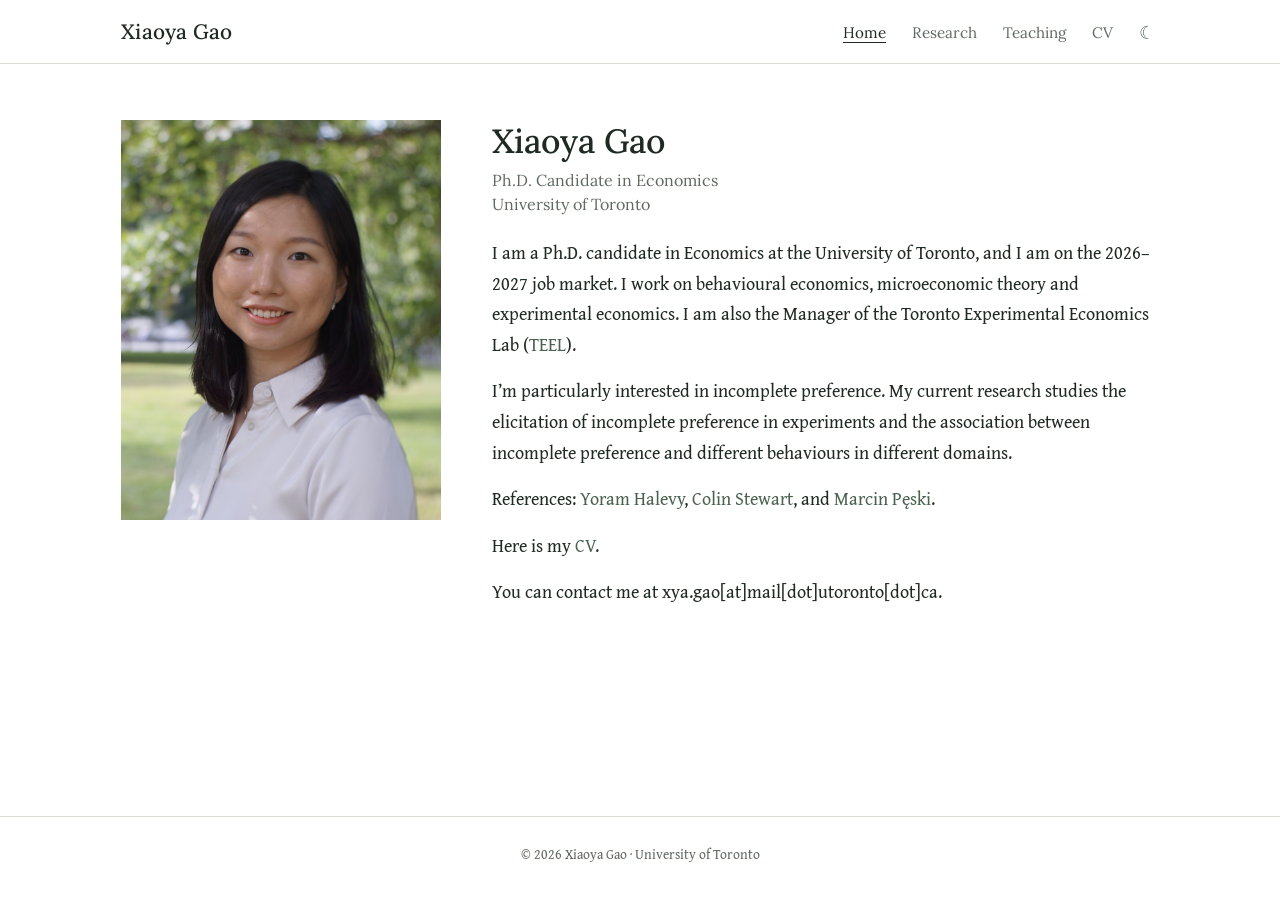
<file: index.html>
<!DOCTYPE html>
<html lang="en">
<head>
<meta charset="utf-8">
<script>
/* Applies the saved theme before first paint to avoid a flash of the wrong one. */
(function(){try{var t=localStorage.getItem('theme');
if(t==='dark'||t==='light')document.documentElement.setAttribute('data-theme',t);}catch(e){}})();
</script>
<meta name="viewport" content="width=device-width, initial-scale=1">
<title>Xiaoya Gao</title>
<meta name="description" content="Xiaoya Gao is a Ph.D. candidate in Economics at the University of Toronto, working on behavioural economics, microeconomic theory, and experimental economics.">
<link rel="icon" type="image/png" sizes="32x32" href="images/favicon-32.png?v=2">
<link rel="icon" type="image/png" sizes="16x16" href="images/favicon-16.png?v=2">
<link rel="icon" href="favicon.ico?v=2" sizes="32x32">
<link rel="apple-touch-icon" href="images/apple-touch-icon.png?v=2">
<link rel="preconnect" href="https://fonts.googleapis.com">
<link rel="preconnect" href="https://fonts.gstatic.com" crossorigin>
<link href="https://fonts.googleapis.com/css2?family=Lora:ital,wght@0,400;0,500;0,600;1,400&family=Gentium+Book+Plus:ital,wght@0,400;0,700;1,400&display=swap" rel="stylesheet">
<link rel="stylesheet" href="css/style.css?v=7">
</head>
<body>

<header class="site-header">
  <div class="container">
    <nav class="site-nav">
      <a class="brand" href="./">Xiaoya Gao</a>
      <div class="nav-right">
        <input type="checkbox" id="nav-toggle" class="nav-toggle">
        <ul class="nav-links">
          <li><a href="./" aria-current="page">Home</a></li>
          <li><a href="research/">Research</a></li>
          <li><a href="teaching/">Teaching</a></li>
          <li><a href="files/cv.pdf?v=cf222c24">CV</a></li>
        </ul>
        <button class="theme-button" id="theme-toggle" type="button"
                aria-label="Switch to dark mode" title="Switch to dark mode">&#9790;</button>
        <label for="nav-toggle" class="nav-burger" aria-label="Toggle navigation">
          <span></span><span></span><span></span>
        </label>
      </div>
    </nav>
  </div>
</header>

<main>
  <section class="section">
    <div class="container">

      <div class="hero">
        <img class="hero-photo" src="images/profile.jpg?v=4" alt="Xiaoya Gao">
        <div class="hero-body">

        <h1>Xiaoya Gao</h1>
        <div class="hero-role">Ph.D. Candidate in Economics</div>
        <div class="hero-affil">University of Toronto</div>

        <div class="hero-bio">
          <p>I am a Ph.D. candidate in Economics at the University of Toronto, and I am on
          the 2026&ndash;2027 job market. I work on behavioural economics, microeconomic
          theory and experimental economics. I am also the Manager of the Toronto
          Experimental Economics Lab
          (<a href="https://teel.economics.utoronto.ca/">TEEL</a>).</p>

          <p>I&rsquo;m particularly interested in incomplete preference. My current research
          studies the elicitation of incomplete preference in experiments and the association
          between incomplete preference and different behaviours in different domains.</p>

          <p>References:
          <a href="https://yoram-halevy.faculty.economics.utoronto.ca/">Yoram Halevy</a>,
          <a href="https://sites.google.com/view/colinstewart">Colin Stewart</a>, and
          <a href="https://marcinpeski.github.io/">Marcin P&#281;ski</a>.</p>

          <p class="hero-meta">Here is my <a href="files/cv.pdf?v=cf222c24">CV</a>.</p>
          <p class="hero-meta">You can contact me at xya.gao[at]mail[dot]utoronto[dot]ca.</p>
        </div>

        </div>
      </div>

    </div>
  </section>
</main>

<footer class="site-footer">
  <div class="container">
    <span>&copy; 2026 Xiaoya Gao &middot; University of Toronto</span>
  </div>
</footer>


<script>
(function(){
  var root = document.documentElement, btn = document.getElementById('theme-toggle');
  if (!btn) return;
  var MOON = '\u263E', SUN = '\u2600\uFE0E';   /* ☾  and  ☀︎  */
  function current(){
    /* Light is the default; only an explicit choice makes it dark. */
    return root.getAttribute('data-theme') === 'dark' ? 'dark' : 'light';
  }
  function paint(){
    var dark = current() === 'dark';
    btn.textContent = dark ? SUN : MOON;
    btn.setAttribute('aria-label', dark ? 'Switch to light mode' : 'Switch to dark mode');
    btn.setAttribute('title',      dark ? 'Switch to light mode' : 'Switch to dark mode');
  }
  paint();
  btn.addEventListener('click', function(){
    var next = current() === 'dark' ? 'light' : 'dark';
    root.setAttribute('data-theme', next);
    try { localStorage.setItem('theme', next); } catch(e){}
    paint();
  });
})();
</script>

</body>
</html>
</file>
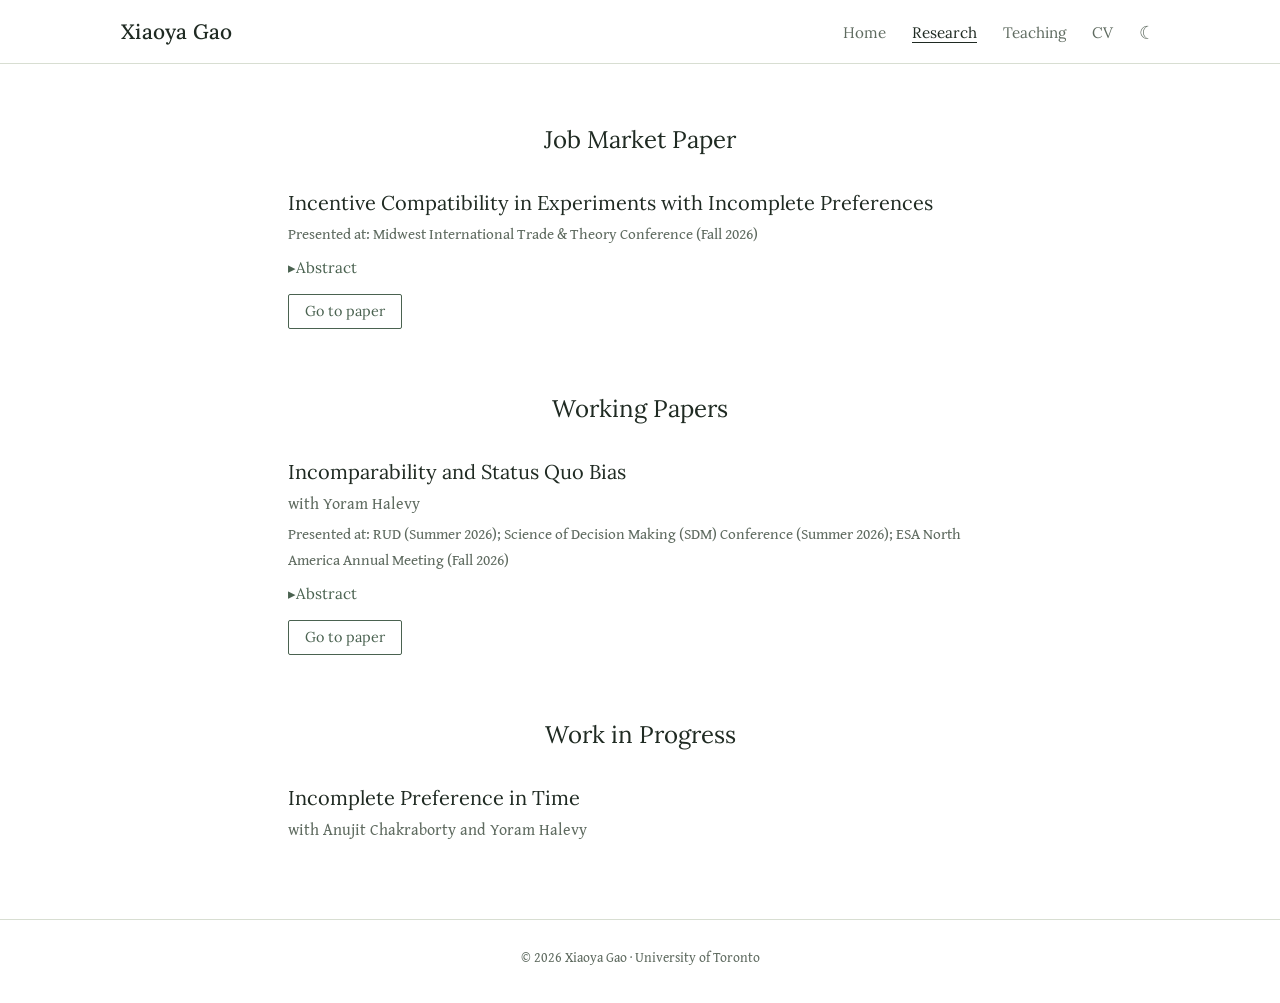
<file: research/index.html>
<!DOCTYPE html>
<html lang="en">
<head>
<meta charset="utf-8">
<script>
/* Applies the saved theme before first paint to avoid a flash of the wrong one. */
(function(){try{var t=localStorage.getItem('theme');
if(t==='dark'||t==='light')document.documentElement.setAttribute('data-theme',t);}catch(e){}})();
</script>
<meta name="viewport" content="width=device-width, initial-scale=1">
<title>Research &middot; Xiaoya Gao</title>
<meta name="description" content="Research by Xiaoya Gao on incomplete preferences, incentive compatibility, and experimental economics.">
<link rel="icon" type="image/png" sizes="32x32" href="../images/favicon-32.png?v=2">
<link rel="icon" type="image/png" sizes="16x16" href="../images/favicon-16.png?v=2">
<link rel="icon" href="../favicon.ico?v=2" sizes="32x32">
<link rel="apple-touch-icon" href="../images/apple-touch-icon.png?v=2">
<link rel="preconnect" href="https://fonts.googleapis.com">
<link rel="preconnect" href="https://fonts.gstatic.com" crossorigin>
<link href="https://fonts.googleapis.com/css2?family=Lora:ital,wght@0,400;0,500;0,600;1,400&family=Gentium+Book+Plus:ital,wght@0,400;0,700;1,400&display=swap" rel="stylesheet">
<link rel="stylesheet" href="../css/style.css?v=7">
</head>
<body>

<header class="site-header">
  <div class="container">
    <nav class="site-nav">
      <a class="brand" href="../">Xiaoya Gao</a>
      <div class="nav-right">
        <input type="checkbox" id="nav-toggle" class="nav-toggle">
        <ul class="nav-links">
          <li><a href="../">Home</a></li>
          <li><a href="./" aria-current="page">Research</a></li>
          <li><a href="../teaching/">Teaching</a></li>
          <li><a href="../files/cv.pdf?v=cf222c24">CV</a></li>
        </ul>
        <button class="theme-button" id="theme-toggle" type="button"
                aria-label="Switch to dark mode" title="Switch to dark mode">&#9790;</button>
        <label for="nav-toggle" class="nav-burger" aria-label="Toggle navigation">
          <span></span><span></span><span></span>
        </label>
      </div>
    </nav>
  </div>
</header>

<main>
  <section class="section">
    <div class="container">
      <div class="text-col">

      <h2>Job Market Paper</h2>

      <div class="pub-entry">
        <h3 class="pub-title">Incentive Compatibility in Experiments with Incomplete Preferences</h3>
        <p class="pub-presented">Presented at: Midwest International Trade &amp; Theory
        Conference (Fall 2026)</p>

        <details class="pub-abstract">
          <summary>Abstract</summary>
          <p>The revealed preference methodology that is the cornerstone of the economic
          toolkit that enables the inference of ranking from observable choices
          usually presume completeness, which is one of the most contested
          assumptions in choice theory. I study incentive compatibility in
          experiments that allow subjects to report incomplete preferences. To
          distinguish incomparability from indifference, I attach a sure monetary
          payment to each option and require incomparability to survive small
          changes in that payment. I show that the frontier of incentive
          compatibility under incomplete preferences is comparable-side strict
          incentive compatibility: subjects have a strict incentive to report
          truthfully when they can compare two options, and only a weak incentive
          when they cannot. Reported incomparability is therefore a conservative
          measure that never overstates incompleteness. I construct a class of
          mechanisms that attain this frontier and apply to any domain. In a
          laboratory experiment, these mechanisms also prove behaviorally
          incentive compatible.</p>
        </details>

        <div class="pub-links">
          <a class="pub-link" href="../files/XG_JMP.pdf?v=cce70fef">Go to paper</a>
        </div>
      </div>

      <h2>Working Papers</h2>

      <div class="pub-entry">
        <h3 class="pub-title">Incomparability and Status Quo Bias</h3>
        <p class="pub-authors">with Yoram Halevy</p>
        <p class="pub-presented">Presented at: RUD (Summer 2026); Science of Decision
        Making (SDM) Conference (Summer 2026); ESA North America Annual Meeting
        (Fall 2026)</p>
        <details class="pub-abstract">
          <summary>Abstract</summary>
          <p>Status quo bias is one of the leading robust behaviors that challenge standard
          economic modeling, but its source has been debated in theoretical and experimental
          studies. We provide experimental evidence that accounting for incomplete preferences
          is crucial in diagnosing SQB. We develop an identification strategy that bounds the
          behavior of a very general class of complete preferences and uses violations of
          these bounds as indication of incomparability. Implementing this strategy in a
          laboratory experiment, we find that incomplete preferences are widespread, with
          roughly one third of subjects exhibiting incomparability. These subjects are
          significantly more likely to retain the status quo when facing incomparable
          alternatives, and display substantially higher status quo bias than subjects whose
          choices are consistent with complete preferences. Furthermore, we demonstrate that
          ignoring preference incompleteness is empirically consequential: once subjects with
          incomplete preferences are excluded, the evidence against the Coase Theorem is no
          longer robust, and the case for the Endowment Effect largely disappears.</p>
        </details>

        <div class="pub-links">
          <a class="pub-link" href="../files/incomplete_statusquo_WP.pdf">Go to paper</a>
        </div>
      </div>

      <h2>Work in Progress</h2>

      <div class="pub-entry">
        <h3 class="pub-title">Incomplete Preference in Time</h3>
        <p class="pub-authors">with Anujit Chakraborty and Yoram Halevy</p>
      </div>

      </div>
    </div>
  </section>
</main>

<footer class="site-footer">
  <div class="container">
    <span>&copy; 2026 Xiaoya Gao &middot; University of Toronto</span>
  </div>
</footer>


<script>
(function(){
  var root = document.documentElement, btn = document.getElementById('theme-toggle');
  if (!btn) return;
  var MOON = '\u263E', SUN = '\u2600\uFE0E';   /* ☾  and  ☀︎  */
  function current(){
    /* Light is the default; only an explicit choice makes it dark. */
    return root.getAttribute('data-theme') === 'dark' ? 'dark' : 'light';
  }
  function paint(){
    var dark = current() === 'dark';
    btn.textContent = dark ? SUN : MOON;
    btn.setAttribute('aria-label', dark ? 'Switch to light mode' : 'Switch to dark mode');
    btn.setAttribute('title',      dark ? 'Switch to light mode' : 'Switch to dark mode');
  }
  paint();
  btn.addEventListener('click', function(){
    var next = current() === 'dark' ? 'light' : 'dark';
    root.setAttribute('data-theme', next);
    try { localStorage.setItem('theme', next); } catch(e){}
    paint();
  });
})();
</script>

</body>
</html>
</file>
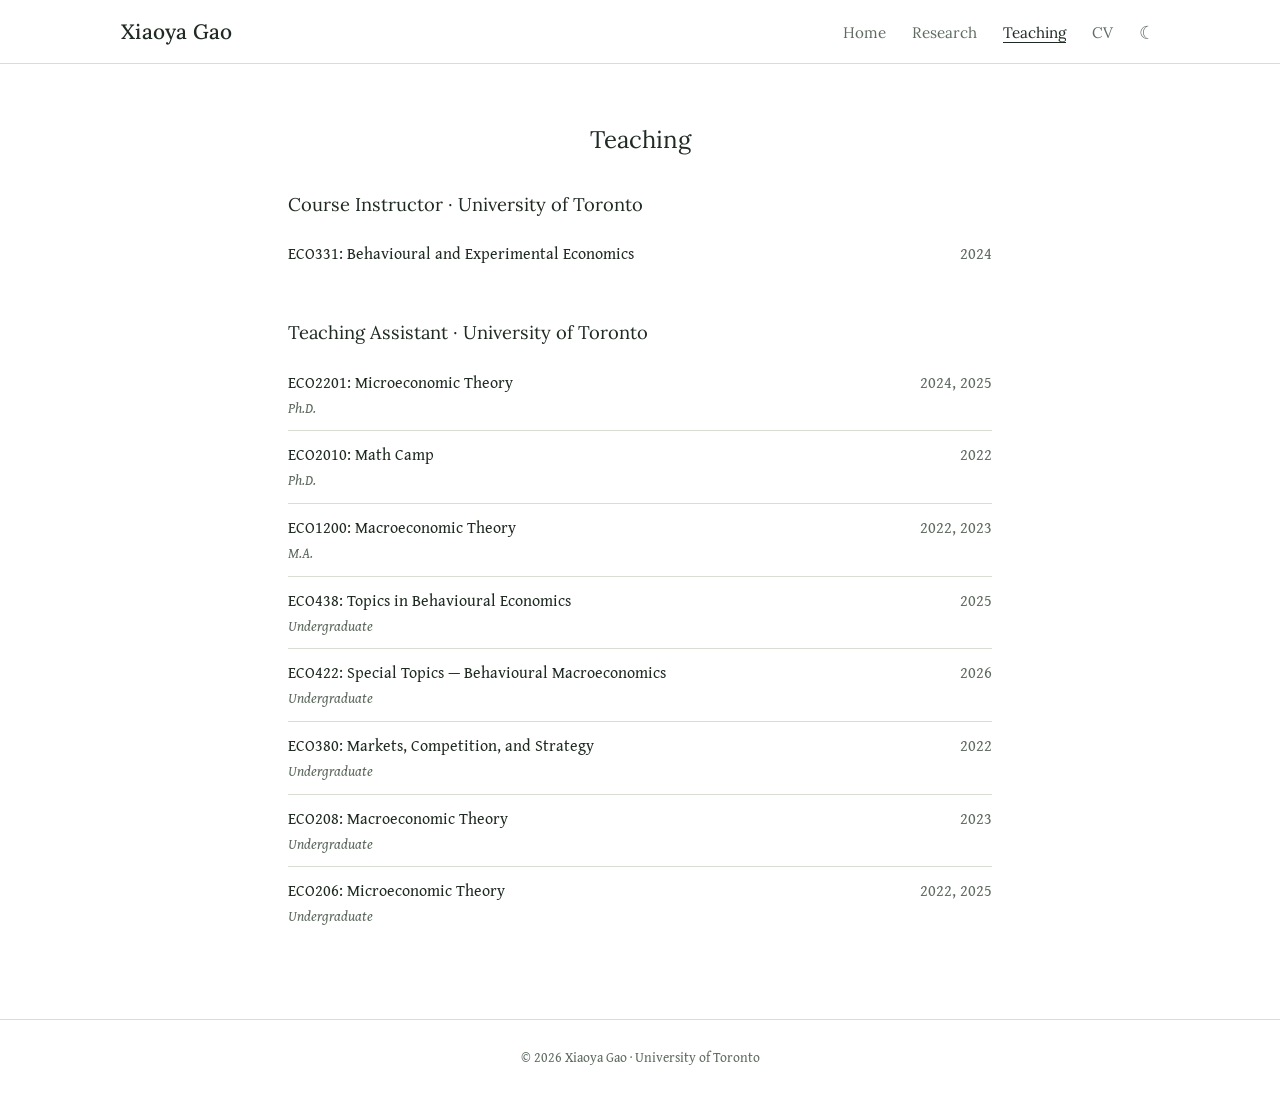
<file: teaching/index.html>
<!DOCTYPE html>
<html lang="en">
<head>
<meta charset="utf-8">
<script>
/* Applies the saved theme before first paint to avoid a flash of the wrong one. */
(function(){try{var t=localStorage.getItem('theme');
if(t==='dark'||t==='light')document.documentElement.setAttribute('data-theme',t);}catch(e){}})();
</script>
<meta name="viewport" content="width=device-width, initial-scale=1">
<title>Teaching &middot; Xiaoya Gao</title>
<meta name="description" content="Teaching and research assistance experience of Xiaoya Gao at the University of Toronto.">
<link rel="icon" type="image/png" sizes="32x32" href="../images/favicon-32.png?v=2">
<link rel="icon" type="image/png" sizes="16x16" href="../images/favicon-16.png?v=2">
<link rel="icon" href="../favicon.ico?v=2" sizes="32x32">
<link rel="apple-touch-icon" href="../images/apple-touch-icon.png?v=2">
<link rel="preconnect" href="https://fonts.googleapis.com">
<link rel="preconnect" href="https://fonts.gstatic.com" crossorigin>
<link href="https://fonts.googleapis.com/css2?family=Lora:ital,wght@0,400;0,500;0,600;1,400&family=Gentium+Book+Plus:ital,wght@0,400;0,700;1,400&display=swap" rel="stylesheet">
<link rel="stylesheet" href="../css/style.css?v=6">
</head>
<body>

<header class="site-header">
  <div class="container">
    <nav class="site-nav">
      <a class="brand" href="../">Xiaoya Gao</a>
      <div class="nav-right">
        <input type="checkbox" id="nav-toggle" class="nav-toggle">
        <ul class="nav-links">
          <li><a href="../">Home</a></li>
          <li><a href="../research/">Research</a></li>
          <li><a href="./" aria-current="page">Teaching</a></li>
          <li><a href="../files/cv.pdf?v=cf222c24">CV</a></li>
        </ul>
        <button class="theme-button" id="theme-toggle" type="button"
                aria-label="Switch to dark mode" title="Switch to dark mode">&#9790;</button>
        <label for="nav-toggle" class="nav-burger" aria-label="Toggle navigation">
          <span></span><span></span><span></span>
        </label>
      </div>
    </nav>
  </div>
</header>

<main>
  <section class="section">
    <div class="container">
      <div class="text-col">

      <h2>Teaching</h2>

      <div class="role-block">
        <p class="role-title">Course Instructor &middot; University of Toronto</p>
        <div class="entry-list">
          <div class="entry">
            <div class="entry-main">
              <span class="entry-name">ECO331: Behavioural and Experimental Economics</span>
            </div>
            <div class="entry-years">2024</div>
          </div>
        </div>
      </div>

      <div class="role-block">
        <p class="role-title">Teaching Assistant &middot; University of Toronto</p>
        <div class="entry-list">
          <div class="entry">
            <div class="entry-main">
              <span class="entry-name">ECO2201: Microeconomic Theory</span>
              <span class="entry-sub">Ph.D.</span>
            </div>
            <div class="entry-years">2024, 2025</div>
          </div>
          <div class="entry">
            <div class="entry-main">
              <span class="entry-name">ECO2010: Math Camp</span>
              <span class="entry-sub">Ph.D.</span>
            </div>
            <div class="entry-years">2022</div>
          </div>
          <div class="entry">
            <div class="entry-main">
              <span class="entry-name">ECO1200: Macroeconomic Theory</span>
              <span class="entry-sub">M.A.</span>
            </div>
            <div class="entry-years">2022, 2023</div>
          </div>
          <div class="entry">
            <div class="entry-main">
              <span class="entry-name">ECO438: Topics in Behavioural Economics</span>
              <span class="entry-sub">Undergraduate</span>
            </div>
            <div class="entry-years">2025</div>
          </div>
          <div class="entry">
            <div class="entry-main">
              <span class="entry-name">ECO422: Special Topics &mdash; Behavioural Macroeconomics</span>
              <span class="entry-sub">Undergraduate</span>
            </div>
            <div class="entry-years">2026</div>
          </div>
          <div class="entry">
            <div class="entry-main">
              <span class="entry-name">ECO380: Markets, Competition, and Strategy</span>
              <span class="entry-sub">Undergraduate</span>
            </div>
            <div class="entry-years">2022</div>
          </div>
          <div class="entry">
            <div class="entry-main">
              <span class="entry-name">ECO208: Macroeconomic Theory</span>
              <span class="entry-sub">Undergraduate</span>
            </div>
            <div class="entry-years">2023</div>
          </div>
          <div class="entry">
            <div class="entry-main">
              <span class="entry-name">ECO206: Microeconomic Theory</span>
              <span class="entry-sub">Undergraduate</span>
            </div>
            <div class="entry-years">2022, 2025</div>
          </div>
        </div>
      </div>

      </div>
    </div>
  </section>
</main>

<footer class="site-footer">
  <div class="container">
    <span>&copy; 2026 Xiaoya Gao &middot; University of Toronto</span>
  </div>
</footer>


<script>
(function(){
  var root = document.documentElement, btn = document.getElementById('theme-toggle');
  if (!btn) return;
  var MOON = '\u263E', SUN = '\u2600\uFE0E';   /* ☾  and  ☀︎  */
  function current(){
    /* Light is the default; only an explicit choice makes it dark. */
    return root.getAttribute('data-theme') === 'dark' ? 'dark' : 'light';
  }
  function paint(){
    var dark = current() === 'dark';
    btn.textContent = dark ? SUN : MOON;
    btn.setAttribute('aria-label', dark ? 'Switch to light mode' : 'Switch to dark mode');
    btn.setAttribute('title',      dark ? 'Switch to light mode' : 'Switch to dark mode');
  }
  paint();
  btn.addEventListener('click', function(){
    var next = current() === 'dark' ? 'light' : 'dark';
    root.setAttribute('data-theme', next);
    try { localStorage.setItem('theme', next); } catch(e){}
    paint();
  });
})();
</script>

</body>
</html>
</file>
<file: css/style.css>
/* ==========================================================================
   Xiaoya Gao — personal academic site
   Serif typography: Lora (headings) + Gentium Book Plus (body)
   ========================================================================== */

:root {
  --head:   "Lora", Georgia, "Times New Roman", serif;
  --body:   "Gentium Book Plus", "Gentium Basic", Georgia, "Times New Roman", serif;

  /* Deep-sage palette. To revert to the navy/grey original:
     --ink:#212121; --muted:#5a5a5a; --accent:#002A5C; --rule:#e2e2e2; */
  --ink:       #1F2A22;   /* near-black, faint green cast */
  --muted:     #5F6B60;   /* secondary text            5.6:1 */
  --accent:    #4A6250;   /* links only                6.7:1 */
  --rule:      #D8DED2;   /* hairlines and borders */
  --bg:        #ffffff;
  --photo-dim: 1;

  --gutter:  clamp(24px, 4vw, 72px);
  /* Widest the page ever gets. Without a cap, text on a large monitor runs to
     ~175 characters per line and paragraphs stop wrapping. 1140px keeps the
     intro around 75 characters — wide, but still readable. */
  --frame:   1140px;
  /* Reading width for prose blocks inside the frame. */
  --measure: 44rem;
  --header-h:  64px;
}

/* Dark theme — opt-in only. The site always opens light, whatever the
   reader's OS is set to; dark applies solely when they press the toggle. */
:root[data-theme="dark"] {
  --ink:       #E6E9E4;   /* 14.5:1 on --bg */
  --muted:     #9BA79D;   /*  7.1:1 */
  --accent:    #A9C3B0;   /*  9.4:1 */
  --rule:      #2B332D;
  --bg:        #151916;
  --photo-dim: .88;
}


*, *::before, *::after { box-sizing: border-box; }

html { -webkit-text-size-adjust: 100%; }

body {
  margin: 0;
  transition: background-color .2s ease, color .2s ease;
  /* Keeps the footer at the bottom of the viewport on short pages */
  min-height: 100vh;
  display: flex;
  flex-direction: column;
  background: var(--bg);
  color: var(--ink);
  font-family: var(--body);
  font-size: 1.125rem;     /* 18px */
  line-height: 1.7;
  -webkit-font-smoothing: antialiased;
}

a { color: var(--accent); text-decoration: none; }
a:hover { text-decoration: underline; }

img { max-width: 100%; height: auto; }

.container {
  width: 100%;
  max-width: var(--frame);
  margin: 0 auto;
  padding: 0 var(--gutter);
}

/* ---------- Header / navigation ------------------------------------------ */

.site-header {
  position: sticky;
  top: 0;
  z-index: 100;
  height: var(--header-h);
  background: var(--bg);
  border-bottom: 1px solid var(--rule);
}

.site-nav {
  display: flex;
  align-items: center;
  justify-content: space-between;
  height: var(--header-h);
}

.brand {
  font-family: var(--head);
  font-size: 1.3rem;
  font-weight: 500;
  color: var(--ink);
  letter-spacing: .01em;
}
.brand:hover { text-decoration: none; color: var(--accent); }

.nav-right {
  display: flex;
  align-items: center;
  gap: 22px;
}

.nav-links {
  display: flex;
  align-items: center;
  gap: 26px;
  list-style: none;
  margin: 0;
  padding: 0;
}

.nav-links a {
  font-family: var(--head);
  font-size: .95rem;
  color: var(--muted);
}
.nav-links a:hover { color: var(--ink); text-decoration: none; }
.nav-links a[aria-current="page"] {
  color: var(--ink);
  border-bottom: 1px solid var(--ink);
}

/* Light/dark switch — a plain text glyph, no chrome. Swap the characters in
   the toggle script at the bottom of each page to change the symbol. */
.theme-button {
  background: none;
  border: 0;
  padding: 2px 4px;
  margin: 0;
  font-family: var(--head);
  font-size: 1.15rem;
  line-height: 1;
  color: var(--muted);
  cursor: pointer;
  transition: color .15s ease;
}
.theme-button:hover { color: var(--ink); }
.theme-button:focus-visible { outline: 1px solid var(--accent); outline-offset: 3px; }

.nav-toggle { display: none; }

.nav-burger { display: none; cursor: pointer; padding: 6px; }
.nav-burger span {
  display: block;
  width: 22px; height: 1.5px;
  margin: 5px 0;
  background: var(--ink);
}

/* ---------- Sections ----------------------------------------------------- */

.section { padding: 56px 0 72px; }

h1 {
  font-family: var(--head);
  font-size: 2.1rem;
  font-weight: 500;
  color: var(--ink);
  text-align: left;
  margin: 0 0 6px;
  line-height: 1.25;
}

/* Centered section headings, Lora 400 — as on the reference site */
h2 {
  font-family: var(--head);
  font-size: 1.5rem;
  font-weight: 400;
  color: var(--ink);
  text-align: center;
  margin: 0 0 28px;
}

h2:not(:first-child) { margin-top: 60px; }

.section-rule {
  border: 0;
  border-top: 1px solid var(--rule);
  margin: 56px 0 0;
}

p { margin: 0 0 16px; }

/* ---------- Home hero ---------------------------------------------------- */

.hero {
  display: flex;
  align-items: flex-start;
  gap: clamp(32px, 4vw, 56px);
}

.hero-photo {
  flex: 0 0 320px;
  width: 320px;
  height: auto;            /* full photo at its own aspect ratio — no crop */
  filter: brightness(var(--photo-dim));
}

.hero-body { min-width: 0; }

.hero-role,
.hero-affil {
  font-family: var(--head);
  font-size: 1rem;
  color: var(--muted);
  line-height: 1.5;
}
.hero-affil { margin-bottom: 22px; }

.hero-bio p { margin-bottom: 16px; }

.hero-meta { margin: 0 0 4px; }

/* Text column — keeps a readable measure and gives the centred section
   headings the same axis as the entries beneath them. */
.text-col {
  max-width: var(--measure);
  margin: 0 auto;
}

/* ---------- Publication entries ------------------------------------------ */

.pub-entry { margin-bottom: 34px; }
.pub-entry:last-child { margin-bottom: 0; }

.pub-title {
  font-family: var(--head);
  font-size: 1.25rem;
  font-weight: 400;
  color: var(--ink);
  margin: 0 0 4px;
  line-height: 1.4;
}
.pub-title a { color: var(--ink); }
.pub-title a:hover { color: var(--accent); }

.pub-authors {
  margin: 0 0 4px;
  color: var(--muted);
  font-size: 1rem;
}

.pub-venue {
  margin: 0 0 4px;
  color: var(--muted);
  font-size: 1rem;
  font-style: italic;
}

.pub-abstract { margin-top: 8px; }

.pub-abstract summary {
  font-family: var(--head);
  font-size: .95rem;
  color: var(--accent);
  cursor: pointer;
  list-style: none;
}
.pub-abstract summary::-webkit-details-marker { display: none; }
.pub-abstract summary::before {
  content: "▸ ";
  display: inline-block;
  transition: transform .15s ease;
}
.pub-abstract[open] summary::before { content: "▾ "; }
.pub-abstract summary:hover { text-decoration: underline; }

/* Conferences a paper has been presented at */
.pub-presented {
  margin: 0 0 4px;
  font-size: .95rem;
  color: var(--muted);
}

/* "Go to paper" and similar — outlined button, fills on hover */
.pub-links {
  display: flex;
  flex-wrap: wrap;
  gap: 12px;
  margin-top: 14px;
}

.pub-link {
  display: inline-block;
  font-family: var(--head);
  font-size: .9rem;
  line-height: 1;
  padding: 9px 16px;
  color: var(--accent);
  border: 1px solid var(--accent);
  border-radius: 2px;
  transition: background-color .15s ease, color .15s ease;
}
.pub-link:hover {
  background: var(--accent);
  color: var(--bg);
  text-decoration: none;
}
.pub-link:focus-visible { outline: 1px solid var(--accent); outline-offset: 3px; }

.pub-abstract p {
  margin: 10px 0 0;
  font-size: 1rem;
  line-height: 1.65;
  text-align: justify;
  hyphens: auto;
}
.pub-abstract p::first-line { }

/* ---------- Simple two-column lists (teaching) --------------------------- */

.entry-list { margin: 0 0 8px; }

.entry {
  display: flex;
  justify-content: space-between;
  align-items: baseline;
  gap: 24px;
  padding: 10px 0;
  border-bottom: 1px solid var(--rule);
  font-size: 1rem;
}
.entry:last-child { border-bottom: 0; }

.entry-main { min-width: 0; }
.entry-name { color: var(--ink); }
.entry-sub { display: block; color: var(--muted); font-size: .9rem; font-style: italic; }

.entry-years {
  flex: 0 0 auto;
  color: var(--muted);
  white-space: nowrap;
  font-variant-numeric: tabular-nums;
}

.role-block { margin-bottom: 40px; }
.role-block:last-child { margin-bottom: 0; }

.role-title {
  font-family: var(--head);
  font-size: 1.15rem;
  font-weight: 400;
  color: var(--ink);
  margin: 0 0 10px;
}

/* ---------- Footer ------------------------------------------------------- */

main { flex: 1 0 auto; }

.site-footer {
  flex-shrink: 0;
  padding: 26px 0 34px;
  border-top: 1px solid var(--rule);
  font-size: .85rem;
  color: var(--muted);
  text-align: center;
}

/* ---------- Responsive --------------------------------------------------- */

@media (max-width: 760px) {
  .nav-burger { display: block; }

  .nav-links {
    position: absolute;
    top: var(--header-h);
    left: 0; right: 0;
    flex-direction: column;
    align-items: flex-start;
    gap: 0;
    background: var(--bg);
    border-bottom: 1px solid var(--rule);
    padding: 0 24px;
    max-height: 0;
    overflow: hidden;
    transition: max-height .25s ease;
  }
  .nav-links li { width: 100%; }
  .nav-links a {
    display: block;
    padding: 12px 0;
    font-size: 1rem;
    border-bottom: 1px solid var(--rule);
  }
  .nav-links li:last-child a { border-bottom: 0; }
  .nav-links a[aria-current="page"] { border-bottom: 1px solid var(--rule); }

  .nav-toggle:checked ~ .nav-links { max-height: 320px; }

  .section { padding: 40px 0 56px; }

  h1 { font-size: 1.8rem; }
  h2 { font-size: 1.35rem; }

  .hero {
    flex-direction: column;
    align-items: center;
    gap: 26px;
  }
  .hero-photo { flex: 0 0 auto; width: 240px; }
  .hero-body { width: 100%; }

  .pub-abstract p { text-align: left; }

  .entry { flex-direction: column; gap: 2px; }
}

@media print {
  .site-header, .site-footer { display: none; }
  .pub-abstract[open] summary { display: none; }
}
</file>
